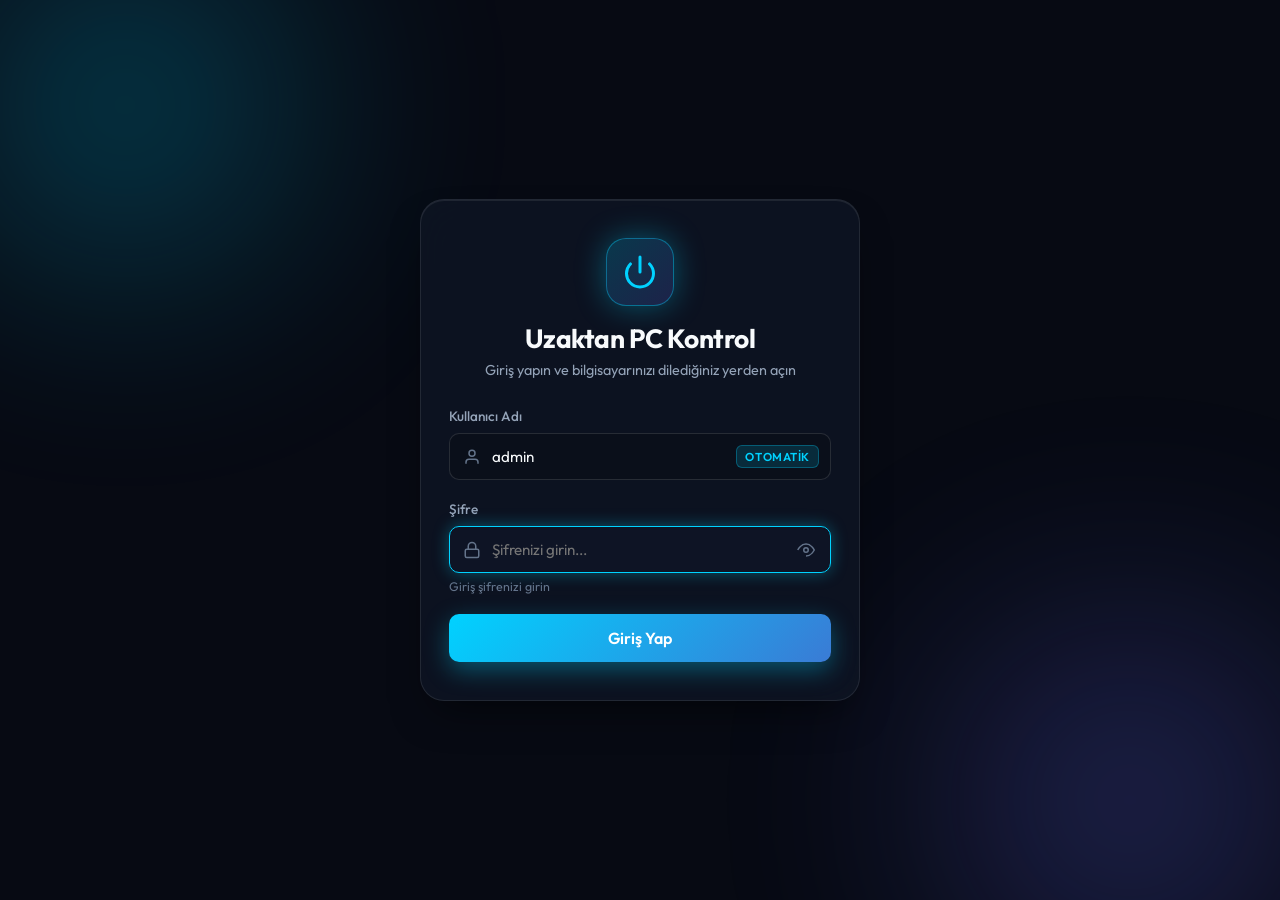
<file: index.html>
<!DOCTYPE html>
<html lang="tr">

<head>
  <meta charset="UTF-8">
  <meta name="viewport" content="width=device-width, initial-scale=1.0, maximum-scale=1.0, user-scalable=no">
  <title>Remote PC Wake-on-LAN Controller</title>
  <link rel="preconnect" href="https://fonts.googleapis.com">
  <link rel="preconnect" href="https://fonts.gstatic.com" crossorigin>
  <link
    href="https://fonts.googleapis.com/css2?family=Outfit:wght@300;400;500;600;700;800&family=JetBrains+Mono:wght@400;500;600&display=swap"
    rel="stylesheet">
  <link rel="stylesheet" href="style.css">
</head>

<body>
  <div class="ambient-glow glow-1"></div>
  <div class="ambient-glow glow-2"></div>

  <!-- ==================== GİRİŞ EKRANI ==================== -->
  <main id="login-view" class="view-section active">
    <div class="glass-card login-card">
      <div class="brand-header">
        <div class="brand-icon">
          <svg viewBox="0 0 24 24" fill="none" stroke="currentColor" stroke-width="2" stroke-linecap="round"
            stroke-linejoin="round">
            <path d="M18.36 6.64a9 9 0 1 1-12.73 0"></path>
            <line x1="12" y1="2" x2="12" y2="12"></line>
          </svg>
        </div>
        <h1>Uzaktan PC Kontrol</h1>
        <p class="subtitle">Giriş yapın ve bilgisayarınızı dilediğiniz yerden açın</p>
      </div>

      <form id="login-form" autocomplete="off">
        <div class="form-group">
          <label for="username">Kullanıcı Adı</label>
          <div class="input-wrapper">
            <span class="input-icon">
              <svg viewBox="0 0 24 24" fill="none" stroke="currentColor" stroke-width="2">
                <path d="M20 21v-2a4 4 0 0 0-4-4H8a4 4 0 0 0-4 4v2"></path>
                <circle cx="12" cy="7" r="4"></circle>
              </svg>
            </span>
            <!-- KULLANICI ADI OTOMATİK OLARAK admin YAZILIR -->
            <input type="text" id="username" value="admin" required placeholder="Kullanıcı Adı">
            <span class="badge-auto">Otomatik</span>
          </div>
        </div>

        <div class="form-group">
          <label for="password">Şifre</label>
          <div class="input-wrapper">
            <span class="input-icon">
              <svg viewBox="0 0 24 24" fill="none" stroke="currentColor" stroke-width="2">
                <rect x="3" y="11" width="18" height="11" rx="2" ry="2"></rect>
                <path d="M7 11V7a5 5 0 0 1 10 0v4"></path>
              </svg>
            </span>
            <input type="password" id="password" placeholder="Şifrenizi girin..." required autofocus>
            <button type="button" id="toggle-password" class="icon-btn" title="Şifreyi Göster/Gizle">
              <svg id="eye-icon" viewBox="0 0 24 24" fill="none" stroke="currentColor" stroke-width="2">
                <path d="M1 12s4-8 11-8 11 8 11 8-4 8-11 8-11-8z"></path>
                <circle cx="12" cy="12" r="3"></circle>
              </svg>
            </button>
          </div>
          <span class="hint-text">Giriş şifrenizi girin</span>
        </div>

        <div id="login-error" class="error-banner hidden">
          <svg viewBox="0 0 24 24" fill="none" stroke="currentColor" stroke-width="2">
            <circle cx="12" cy="12" r="10"></circle>
            <line x1="12" y1="8" x2="12" y2="12"></line>
            <line x1="12" y1="16" x2="12.01" y2="16"></line>
          </svg>
          <span id="login-error-text">Hatalı şifre!</span>
        </div>

        <button type="submit" id="btn-login" class="btn-primary">
          <span class="btn-text">Giriş Yap</span>
          <div class="spinner hidden"></div>
        </button>
      </form>
    </div>
  </main>

  <!-- ==================== KONTROL PANELİ ==================== -->
  <main id="dashboard-view" class="view-section">
    <div class="dashboard-container">
      <!-- Üst Bar -->
      <header class="dashboard-header">
        <div class="user-info">
          <div class="avatar">AD</div>
          <div>
            <h2 id="display-pc-name">Eren PC</h2>
            <div class="status-pill" id="pc-status-pill">
              <span class="status-dot"></span>
              <span id="pc-status-label">Kontrol Ediliyor...</span>
            </div>
          </div>
        </div>

        <div class="header-actions">
          <button id="btn-guide" class="btn-secondary-icon" title="Kurulum Rehberi">
            <svg viewBox="0 0 24 24" fill="none" stroke="currentColor" stroke-width="2">
              <circle cx="12" cy="12" r="10"></circle>
              <path d="M9.09 9a3 3 0 0 1 5.83 1c0 2-3 3-3 3"></path>
              <line x1="12" y1="17" x2="12.01" y2="17"></line>
            </svg>
          </button>
          <button id="btn-settings" class="btn-secondary-icon" title="Ayarlar">
            <svg viewBox="0 0 24 24" fill="none" stroke="currentColor" stroke-width="2">
              <circle cx="12" cy="12" r="3"></circle>
              <path
                d="M19.4 15a1.65 1.65 0 0 0 .33 1.82l.06.06a2 2 0 0 1 0 2.83 2 2 0 0 1-2.83 0l-.06-.06a1.65 1.65 0 0 0-1.82-.33 1.65 1.65 0 0 0-1 1.51V21a2 2 0 0 1-2 2 2 2 0 0 1-2-2v-.09A1.65 1.65 0 0 0 9 19.4a1.65 1.65 0 0 0-1.82.33l-.06.06a2 2 0 0 1-2.83 0 2 2 0 0 1 0-2.83l.06-.06a1.65 1.65 0 0 0 .33-1.82 1.65 1.65 0 0 0-1.51-1H3a2 2 0 0 1-2-2 2 2 0 0 1 2-2h.09A1.65 1.65 0 0 0 4.6 9a1.65 1.65 0 0 0-.33-1.82l-.06-.06a2 2 0 0 1 0-2.83 2 2 0 0 1 2.83 0l.06.06a1.65 1.65 0 0 0 1.82.33H9a1.65 1.65 0 0 0 1-1.51V3a2 2 0 0 1 2-2 2 2 0 0 1 2 2v.09a1.65 1.65 0 0 0 1 1.51 1.65 1.65 0 0 0 1.82-.33l.06-.06a2 2 0 0 1 2.83 0 2 2 0 0 1 0 2.83l-.06.06a1.65 1.65 0 0 0-.33 1.82V9a1.65 1.65 0 0 0 1.51 1H21a2 2 0 0 1 2 2 2 2 0 0 1-2 2h-.09a1.65 1.65 0 0 0-1.51 1z">
              </path>
            </svg>
          </button>
          <button id="btn-logout" class="btn-secondary-icon" title="Çıkış Yap">
            <svg viewBox="0 0 24 24" fill="none" stroke="currentColor" stroke-width="2">
              <path d="M9 21H5a2 2 0 0 1-2-2V5a2 2 0 0 1 2-2h4"></path>
              <polyline points="16 17 21 12 16 7"></polyline>
              <line x1="21" y1="12" x2="9" y2="12"></line>
            </svg>
          </button>
        </div>
      </header>

      <!-- Ana Güç / Uyan Butonu Kartı -->
      <div class="glass-card main-power-card">
        <div class="power-glow-ring" id="power-ring"></div>

        <button id="btn-wake" class="power-btn" title="Bilgisayarı Aç">
          <div class="power-btn-inner">
            <svg viewBox="0 0 24 24" fill="none" stroke="currentColor" stroke-width="2.5" stroke-linecap="round"
              stroke-linejoin="round">
              <path d="M18.36 6.64a9 9 0 1 1-12.73 0"></path>
              <line x1="12" y1="2" x2="12" y2="12"></line>
            </svg>
          </div>
          <span class="power-btn-label">BİLGİSAYARI AÇ</span>
          <span class="power-btn-sub">Wake-on-LAN Sinyali Gönder</span>
        </button>

        <div id="wake-feedback" class="wake-feedback hidden">
          <div class="pulse-loader"></div>
          <span id="wake-feedback-msg">Sinyal gönderildi! Bilgisayarın açılması bekleniyor...</span>
        </div>
      </div>

      <!-- Bilgisayar Bilgi Özeti -->
      <div class="grid-2">
        <div class="glass-card stat-card">
          <span class="stat-label">Hedef MAC Adresi</span>
          <span class="stat-value mono" id="display-mac">2C:F0:5D:A7:F0:EC</span>
        </div>
        <div class="glass-card stat-card">
          <span class="stat-label">Hedef IP & Port</span>
          <span class="stat-value mono" id="display-ip">192.168.1.114 : 9</span>
        </div>
      </div>

      <!-- Ek Güç Kontrolleri (PC Açıkken) -->
      <div class="glass-card extra-controls-card">
        <h3>Ek Güç Yönetimi</h3>
        <p class="section-desc">Bilgisayar açıkken uzaktan yönetin:</p>
        <div class="control-buttons">
          <button id="btn-sleep" class="btn-action btn-sleep">
            <svg viewBox="0 0 24 24" fill="none" stroke="currentColor" stroke-width="2">
              <path d="M21 12.79A9 9 0 1 1 11.21 3 7 7 0 0 0 21 12.79z"></path>
            </svg>
            <span>Uyku Modu</span>
          </button>
          <button id="btn-restart" class="btn-action btn-restart">
            <svg viewBox="0 0 24 24" fill="none" stroke="currentColor" stroke-width="2">
              <polyline points="23 4 23 10 17 10"></polyline>
              <polyline points="1 20 1 14 7 14"></polyline>
              <path d="M3.51 9a9 9 0 0 1 14.85-3.36L23 10M1 14l4.64 4.36A9 9 0 0 0 20.49 15"></path>
            </svg>
            <span>Yeniden Başlat</span>
          </button>
          <button id="btn-shutdown" class="btn-action btn-shutdown">
            <svg viewBox="0 0 24 24" fill="none" stroke="currentColor" stroke-width="2">
              <circle cx="12" cy="12" r="10"></circle>
              <line x1="12" y1="8" x2="12" y2="12"></line>
            </svg>
            <span>Kapat</span>
          </button>
        </div>
      </div>

      <!-- Canlı Olay / Konsol Günlüğü -->
      <div class="glass-card terminal-card">
        <div class="terminal-header">
          <div class="terminal-dots">
            <span></span><span></span><span></span>
          </div>
          <span class="terminal-title">Sistem & Ağ Günlüğü</span>
          <button id="btn-clear-log" class="text-btn">Temizle</button>
        </div>
        <div id="terminal-body" class="terminal-body">
          <div class="log-line info">[SİSTEM] Web paneli hazır. Oturum açıldı.</div>
        </div>
      </div>
    </div>
  </main>

  <!-- ==================== AYARLAR MODALI ==================== -->
  <div id="modal-settings" class="modal-backdrop hidden">
    <div class="glass-card modal-card">
      <div class="modal-header">
        <h3>Ağ ve Cihaz Ayarları</h3>
        <button id="btn-close-settings" class="icon-btn-close">&times;</button>
      </div>
      <form id="settings-form">
        <div class="form-group">
          <label for="cfg-mac">Hedef Bilgisayar MAC Adresi</label>
          <input type="text" id="cfg-mac" class="mono" value="2C:F0:5D:A7:F0:EC" required>
          <span class="hint-text">Ethernet kartınızın fiziksel adresi</span>
        </div>
        <div class="form-group">
          <label for="cfg-ip">Hedef Bilgisayar IP Adresi</label>
          <input type="text" id="cfg-ip" class="mono" value="192.168.1.114" required>
        </div>
        <div class="form-group">
          <label for="cfg-broadcast">Ağ Yayın (Broadcast) IP</label>
          <input type="text" id="cfg-broadcast" class="mono" value="192.168.1.255" required>
        </div>
        <div class="form-group">
          <label for="cfg-port">WoL Portu</label>
          <input type="number" id="cfg-port" class="mono" value="9" required>
        </div>
        <div class="form-group">
          <label for="cfg-server-url">Sunucu / Tünel URL (GitHub Pages İçin)</label>
          <input type="text" id="cfg-server-url" class="mono" placeholder="Örn: https://xxx.trycloudflare.com (Yerel ise boş bırakın)">
          <span class="hint-text">GitHub'dan açtığınızda evinizdeki sunucuya bağlanmak için tünel adresi</span>
        </div>
        <div class="modal-actions">
          <button type="button" id="btn-cancel-settings" class="btn-cancel">İptal</button>
          <button type="submit" class="btn-primary">Kaydet</button>
        </div>
      </form>
    </div>
  </div>

  <!-- ==================== REHBER MODALI ==================== -->
  <div id="modal-guide" class="modal-backdrop hidden">
    <div class="glass-card modal-card guide-modal">
      <div class="modal-header">
        <h3>Telefondan Açma & WoL Rehberi</h3>
        <button id="btn-close-guide" class="icon-btn-close">&times;</button>
      </div>
      <div class="guide-content">
        <div class="guide-step">
          <div class="step-badge">1</div>
          <div class="step-text">
            <strong>GitHub Pages ile Telefondan Nasıl Açılır?</strong>
            <p>Bu projeyi GitHub'a yükleyip Settings > Pages kısmından aktifleştirdiğinizde size özel bir link oluşur: <code>https://kullanici.github.io/proje-adi/</code>. Bu linki telefonunuzda favorilere ekleyerek her an açabilirsiniz!</p>
          </div>
        </div>

        <div class="guide-step">
          <div class="step-badge">2</div>
          <div class="step-text">
            <strong>Telefondan Evdeki Bilgisayarı Tetikleme:</strong>
            <p>GitHub Pages statik bir sitedir. Evdeki kapalı bilgisayarınıza internetten sihirli paket gönderebilmek için bilgisayarınızda veya evdeki bir cihazda ücretsiz Cloudflare Tunnel (<code>cloudflared</code>) açıp gelen https adresini Ayarlar > Sunucu URL kısmına yapıştırmanız yeterlidir.</p>
          </div>
        </div>

        <div class="guide-step">
          <div class="step-badge">3</div>
          <div class="step-text">
            <strong>Yerel Ağda Kullanım:</strong>
            <p>Evde Wi-Fi'ye bağlıyken bilgisayarda <code>baslat.bat</code> dosyasını çalıştırıp telefonunuzdan doğrudan <code class="code-box" id="guide-phone-url">http://192.168.1.114:5000</code> adresine girebilirsiniz.</p>
          </div>
        </div>
      </div>
      <div class="modal-actions">
        <button id="btn-understood-guide" class="btn-primary">Anladım</button>
      </div>
    </div>
  </div>

  <script src="app.js"></script>
</body>

</html>
</file>
<file: style.css>
:root {
  --bg-primary: #070a13;
  --bg-card: rgba(16, 23, 38, 0.72);
  --bg-card-hover: rgba(22, 33, 56, 0.85);
  --border-glass: rgba(255, 255, 255, 0.09);
  --border-focus: rgba(0, 210, 255, 0.5);

  --accent-cyan: #00d2ff;
  --accent-cyan-glow: rgba(0, 210, 255, 0.35);
  --accent-indigo: #6366f1;
  --accent-emerald: #10b981;
  --accent-emerald-glow: rgba(16, 185, 129, 0.4);
  --accent-crimson: #f43f5e;
  --accent-crimson-glow: rgba(244, 63, 94, 0.4);
  --accent-amber: #f59e0b;

  --text-main: #f8fafc;
  --text-muted: #94a3b8;
  --text-dim: #64748b;

  --font-family: 'Outfit', -apple-system, BlinkMacSystemFont, sans-serif;
  --font-mono: 'JetBrains Mono', monospace;

  --radius-lg: 24px;
  --radius-md: 16px;
  --radius-sm: 10px;
}

* {
  box-sizing: border-box;
  margin: 0;
  padding: 0;
  -webkit-tap-highlight-color: transparent;
}

body {
  font-family: var(--font-family);
  background-color: var(--bg-primary);
  color: var(--text-main);
  min-height: 100vh;
  display: flex;
  justify-content: center;
  align-items: center;
  overflow-x: hidden;
  position: relative;
  padding: 16px;
}

/* Arka Plan Ortam Işıkları */
.ambient-glow {
  position: fixed;
  border-radius: 50%;
  filter: blur(120px);
  pointer-events: none;
  z-index: 0;
  opacity: 0.45;
  transition: all 1s ease;
}

.glow-1 {
  width: 450px;
  height: 450px;
  background: radial-gradient(circle, var(--accent-cyan) 0%, transparent 70%);
  top: -120px;
  left: -100px;
}

.glow-2 {
  width: 500px;
  height: 500px;
  background: radial-gradient(circle, var(--accent-indigo) 0%, transparent 70%);
  bottom: -150px;
  right: -100px;
}

/* Glassmorphism Genel Kart Yapısı */
.glass-card {
  background: var(--bg-card);
  backdrop-filter: blur(24px);
  -webkit-backdrop-filter: blur(24px);
  border: 1px solid var(--border-glass);
  border-radius: var(--radius-lg);
  box-shadow: 0 20px 40px -15px rgba(0, 0, 0, 0.6), inset 0 1px 0 rgba(255, 255, 255, 0.08);
  position: relative;
  z-index: 1;
}

.mono {
  font-family: var(--font-mono);
}

/* ================= GÖRÜNÜM GEÇİŞLERİ ================= */
.view-section {
  display: none;
  width: 100%;
  max-width: 440px;
  opacity: 0;
  transform: translateY(12px) scale(0.98);
  transition: opacity 0.35s cubic-bezier(0.16, 1, 0.3, 1), transform 0.35s cubic-bezier(0.16, 1, 0.3, 1);
}

.view-section.active {
  display: block;
  opacity: 1;
  transform: translateY(0) scale(1);
}

/* ================= GİRİŞ KARTI ================= */
.login-card {
  padding: 38px 28px;
  text-align: center;
}

.brand-header {
  margin-bottom: 28px;
}

.brand-icon {
  width: 68px;
  height: 68px;
  margin: 0 auto 16px;
  background: linear-gradient(135deg, rgba(0, 210, 255, 0.2), rgba(99, 102, 241, 0.2));
  border: 1px solid rgba(0, 210, 255, 0.4);
  border-radius: 20px;
  display: flex;
  align-items: center;
  justify-content: center;
  box-shadow: 0 0 30px var(--accent-cyan-glow);
  color: var(--accent-cyan);
}

.brand-icon svg {
  width: 36px;
  height: 36px;
}

.brand-header h1 {
  font-size: 1.65rem;
  font-weight: 700;
  letter-spacing: -0.02em;
  margin-bottom: 6px;
}

.brand-header .subtitle {
  font-size: 0.9rem;
  color: var(--text-muted);
}

/* Form Elemanları */
.form-group {
  text-align: left;
  margin-bottom: 20px;
}

.form-group label {
  display: block;
  font-size: 0.85rem;
  font-weight: 500;
  color: var(--text-muted);
  margin-bottom: 8px;
}

.input-wrapper {
  position: relative;
  display: flex;
  align-items: center;
}

.input-icon {
  position: absolute;
  left: 14px;
  color: var(--text-dim);
  display: flex;
  align-items: center;
  pointer-events: none;
}

.input-icon svg {
  width: 18px;
  height: 18px;
}

.badge-auto {
  position: absolute;
  right: 12px;
  background: rgba(0, 210, 255, 0.15);
  border: 1px solid rgba(0, 210, 255, 0.3);
  color: var(--accent-cyan);
  font-size: 0.72rem;
  font-weight: 600;
  padding: 3px 8px;
  border-radius: 6px;
  text-transform: uppercase;
  letter-spacing: 0.05em;
  pointer-events: none;
}

input[type="text"],
input[type="password"],
input[type="number"] {
  width: 100%;
  background: rgba(10, 15, 26, 0.8);
  border: 1px solid rgba(255, 255, 255, 0.12);
  border-radius: var(--radius-sm);
  padding: 13px 44px 13px 42px;
  color: var(--text-main);
  font-family: inherit;
  font-size: 0.95rem;
  transition: all 0.25s ease;
  outline: none;
}

input[type="text"]:focus,
input[type="password"]:focus,
input[type="number"]:focus {
  border-color: var(--accent-cyan);
  box-shadow: 0 0 16px var(--accent-cyan-glow);
  background: rgba(14, 21, 38, 0.95);
}

.icon-btn {
  position: absolute;
  right: 12px;
  background: none;
  border: none;
  color: var(--text-dim);
  cursor: pointer;
  padding: 4px;
  display: flex;
  align-items: center;
  transition: color 0.2s ease;
}

.icon-btn:hover {
  color: var(--text-main);
}

.icon-btn svg {
  width: 18px;
  height: 18px;
}

.hint-text {
  display: block;
  font-size: 0.78rem;
  color: var(--text-dim);
  margin-top: 6px;
}

.hint-text strong {
  color: var(--accent-cyan);
}

.error-banner {
  background: rgba(244, 63, 94, 0.15);
  border: 1px solid var(--accent-crimson);
  color: #ff94a8;
  padding: 10px 14px;
  border-radius: var(--radius-sm);
  font-size: 0.85rem;
  display: flex;
  align-items: center;
  gap: 10px;
  margin-bottom: 20px;
  text-align: left;
}

.error-banner svg {
  width: 18px;
  height: 18px;
  flex-shrink: 0;
  stroke: var(--accent-crimson);
}

/* Butonlar */
.btn-primary {
  width: 100%;
  background: linear-gradient(135deg, #00d2ff 0%, #3a7bd5 100%);
  color: #fff;
  border: none;
  border-radius: var(--radius-sm);
  padding: 14px 20px;
  font-family: inherit;
  font-size: 1rem;
  font-weight: 600;
  cursor: pointer;
  box-shadow: 0 8px 24px var(--accent-cyan-glow);
  transition: all 0.25s ease;
  display: flex;
  justify-content: center;
  align-items: center;
  position: relative;
}

.btn-primary:hover {
  transform: translateY(-2px);
  box-shadow: 0 12px 28px rgba(0, 210, 255, 0.5);
}

.btn-primary:active {
  transform: translateY(0);
}

.spinner {
  width: 20px;
  height: 20px;
  border: 2px solid rgba(255, 255, 255, 0.3);
  border-top-color: #fff;
  border-radius: 50%;
  animation: spin 0.8s linear infinite;
}

.shake {
  animation: shake 0.4s ease-in-out;
}

@keyframes shake {
  0%, 100% { transform: translateX(0); }
  20%, 60% { transform: translateX(-6px); }
  40%, 80% { transform: translateX(6px); }
}

@keyframes spin {
  to { transform: rotate(360deg); }
}

/* ================= KONTROL PANELİ ================= */
.dashboard-container {
  display: flex;
  flex-direction: column;
  gap: 16px;
}

.dashboard-header {
  display: flex;
  justify-content: space-between;
  align-items: center;
  padding: 12px 18px;
  background: var(--bg-card);
  border-radius: var(--radius-md);
  border: 1px solid var(--border-glass);
}

.user-info {
  display: flex;
  align-items: center;
  gap: 12px;
}

.avatar {
  width: 42px;
  height: 42px;
  background: linear-gradient(135deg, var(--accent-cyan), var(--accent-indigo));
  color: #fff;
  border-radius: 12px;
  display: flex;
  align-items: center;
  justify-content: center;
  font-weight: 700;
  font-size: 0.9rem;
}

.user-info h2 {
  font-size: 1.05rem;
  font-weight: 600;
  margin-bottom: 2px;
}

.status-pill {
  display: inline-flex;
  align-items: center;
  gap: 6px;
  font-size: 0.76rem;
  color: var(--text-muted);
}

.status-dot {
  width: 8px;
  height: 8px;
  border-radius: 50%;
  background-color: var(--accent-amber);
  box-shadow: 0 0 10px var(--accent-amber);
  transition: all 0.3s ease;
}

.status-pill.online .status-dot {
  background-color: var(--accent-emerald);
  box-shadow: 0 0 12px var(--accent-emerald-glow);
}

.status-pill.offline .status-dot {
  background-color: var(--accent-crimson);
  box-shadow: 0 0 12px var(--accent-crimson-glow);
}

.header-actions {
  display: flex;
  gap: 8px;
}

.btn-secondary-icon {
  background: rgba(255, 255, 255, 0.06);
  border: 1px solid var(--border-glass);
  color: var(--text-muted);
  width: 38px;
  height: 38px;
  border-radius: 10px;
  display: flex;
  align-items: center;
  justify-content: center;
  cursor: pointer;
  transition: all 0.2s ease;
}

.btn-secondary-icon:hover {
  background: rgba(255, 255, 255, 0.12);
  color: var(--text-main);
  transform: translateY(-1px);
}

.btn-secondary-icon svg {
  width: 18px;
  height: 18px;
}

/* ================= BÜYÜK GÜÇ BUTONU KARTI ================= */
.main-power-card {
  padding: 38px 20px;
  text-align: center;
  display: flex;
  flex-direction: column;
  align-items: center;
  justify-content: center;
  position: relative;
  overflow: hidden;
}

.power-glow-ring {
  position: absolute;
  width: 220px;
  height: 220px;
  border-radius: 50%;
  background: radial-gradient(circle, var(--accent-cyan-glow) 0%, transparent 70%);
  filter: blur(25px);
  pointer-events: none;
  opacity: 0.5;
  transition: all 0.4s ease;
}

.power-btn {
  background: none;
  border: none;
  cursor: pointer;
  display: flex;
  flex-direction: column;
  align-items: center;
  position: relative;
  z-index: 2;
  transition: transform 0.2s ease;
}

.power-btn:hover {
  transform: scale(1.03);
}

.power-btn:active {
  transform: scale(0.97);
}

.power-btn-inner {
  width: 120px;
  height: 120px;
  border-radius: 50%;
  background: linear-gradient(145deg, #12192a, #0b101c);
  border: 2px solid rgba(0, 210, 255, 0.35);
  box-shadow: 0 10px 30px rgba(0, 0, 0, 0.7), 0 0 25px var(--accent-cyan-glow), inset 0 2px 4px rgba(255, 255, 255, 0.15);
  display: flex;
  align-items: center;
  justify-content: center;
  color: var(--accent-cyan);
  margin-bottom: 16px;
  transition: all 0.3s ease;
}

.power-btn-inner svg {
  width: 54px;
  height: 54px;
  filter: drop-shadow(0 0 12px var(--accent-cyan));
  transition: all 0.3s ease;
}

.power-btn:hover .power-btn-inner {
  border-color: var(--accent-cyan);
  box-shadow: 0 12px 38px rgba(0, 0, 0, 0.8), 0 0 40px rgba(0, 210, 255, 0.6), inset 0 2px 8px rgba(255, 255, 255, 0.3);
}

.power-btn.waking .power-btn-inner {
  animation: pulse-ring 1.2s infinite;
  border-color: var(--accent-emerald);
  color: var(--accent-emerald);
}

@keyframes pulse-ring {
  0% { box-shadow: 0 0 0 0 rgba(0, 210, 255, 0.7); }
  70% { box-shadow: 0 0 0 26px rgba(0, 210, 255, 0); }
  100% { box-shadow: 0 0 0 0 rgba(0, 210, 255, 0); }
}

.power-btn-label {
  font-size: 1.15rem;
  font-weight: 700;
  letter-spacing: 0.06em;
  color: var(--text-main);
  text-shadow: 0 2px 8px rgba(0, 0, 0, 0.5);
  margin-bottom: 4px;
}

.power-btn-sub {
  font-size: 0.82rem;
  color: var(--text-muted);
}

.wake-feedback {
  margin-top: 20px;
  padding: 10px 18px;
  background: rgba(0, 210, 255, 0.1);
  border: 1px solid rgba(0, 210, 255, 0.3);
  border-radius: var(--radius-sm);
  display: flex;
  align-items: center;
  gap: 10px;
  font-size: 0.82rem;
  color: var(--accent-cyan);
}

.pulse-loader {
  width: 10px;
  height: 10px;
  border-radius: 50%;
  background-color: var(--accent-cyan);
  box-shadow: 0 0 10px var(--accent-cyan);
  animation: pulse 1s infinite alternate;
}

@keyframes pulse {
  from { opacity: 0.3; transform: scale(0.8); }
  to { opacity: 1; transform: scale(1.2); }
}

/* ================= İKİLİ ÖZET KARTLAR ================= */
.grid-2 {
  display: grid;
  grid-template-columns: 1fr 1fr;
  gap: 12px;
}

.stat-card {
  padding: 14px 16px;
  display: flex;
  flex-direction: column;
  gap: 4px;
}

.stat-label {
  font-size: 0.74rem;
  color: var(--text-dim);
  text-transform: uppercase;
  letter-spacing: 0.05em;
  font-weight: 600;
}

.stat-value {
  font-size: 0.85rem;
  font-weight: 600;
  color: var(--text-main);
  white-space: nowrap;
  overflow: hidden;
  text-overflow: ellipsis;
}

/* ================= EK GÜÇ YÖNETİMİ ================= */
.extra-controls-card {
  padding: 18px;
}

.extra-controls-card h3 {
  font-size: 0.95rem;
  font-weight: 600;
  margin-bottom: 2px;
}

.section-desc {
  font-size: 0.78rem;
  color: var(--text-dim);
  margin-bottom: 14px;
}

.control-buttons {
  display: grid;
  grid-template-columns: 1fr 1fr 1fr;
  gap: 10px;
}

.btn-action {
  background: rgba(255, 255, 255, 0.04);
  border: 1px solid var(--border-glass);
  border-radius: var(--radius-sm);
  padding: 12px 8px;
  color: var(--text-muted);
  cursor: pointer;
  display: flex;
  flex-direction: column;
  align-items: center;
  gap: 6px;
  font-family: inherit;
  font-size: 0.78rem;
  font-weight: 500;
  transition: all 0.2s ease;
}

.btn-action svg {
  width: 20px;
  height: 20px;
  transition: transform 0.2s ease;
}

.btn-action:hover {
  background: rgba(255, 255, 255, 0.09);
  color: var(--text-main);
  transform: translateY(-2px);
}

.btn-action:active {
  transform: translateY(0);
}

.btn-sleep:hover {
  border-color: rgba(99, 102, 241, 0.5);
  color: #a5b4fc;
}

.btn-restart:hover {
  border-color: rgba(245, 158, 11, 0.5);
  color: #fde68a;
}

.btn-shutdown:hover {
  border-color: rgba(244, 63, 94, 0.5);
  color: #fecdd3;
}

/* ================= TERMİNAL / GÜNLÜK ================= */
.terminal-card {
  padding: 14px 16px;
  background: rgba(6, 10, 18, 0.9);
}

.terminal-header {
  display: flex;
  justify-content: space-between;
  align-items: center;
  margin-bottom: 10px;
  border-bottom: 1px solid rgba(255, 255, 255, 0.05);
  padding-bottom: 8px;
}

.terminal-dots {
  display: flex;
  gap: 5px;
}

.terminal-dots span {
  width: 8px;
  height: 8px;
  border-radius: 50%;
  background: rgba(255, 255, 255, 0.15);
}

.terminal-title {
  font-size: 0.74rem;
  color: var(--text-dim);
  font-family: var(--font-mono);
  letter-spacing: 0.04em;
}

.text-btn {
  background: none;
  border: none;
  color: var(--text-dim);
  font-size: 0.74rem;
  cursor: pointer;
  padding: 2px 4px;
}

.text-btn:hover {
  color: var(--text-muted);
}

.terminal-body {
  height: 110px;
  overflow-y: auto;
  font-family: var(--font-mono);
  font-size: 0.74rem;
  display: flex;
  flex-direction: column;
  gap: 5px;
}

.terminal-body::-webkit-scrollbar {
  width: 4px;
}

.terminal-body::-webkit-scrollbar-thumb {
  background: rgba(255, 255, 255, 0.1);
  border-radius: 4px;
}

.log-line {
  line-height: 1.4;
  word-break: break-all;
}

.log-line.info { color: #38bdf8; }
.log-line.success { color: #34d399; }
.log-line.warn { color: #fbbf24; }
.log-line.error { color: #f87171; }

/* ================= MODALLAR ================= */
.modal-backdrop {
  position: fixed;
  inset: 0;
  background: rgba(0, 0, 0, 0.7);
  backdrop-filter: blur(12px);
  -webkit-backdrop-filter: blur(12px);
  display: flex;
  align-items: center;
  justify-content: center;
  z-index: 100;
  padding: 16px;
  transition: opacity 0.25s ease;
}

.modal-backdrop.hidden,
.hidden {
  display: none !important;
}

.modal-card {
  width: 100%;
  max-width: 420px;
  padding: 26px;
}

.modal-header {
  display: flex;
  justify-content: space-between;
  align-items: center;
  margin-bottom: 20px;
}

.modal-header h3 {
  font-size: 1.15rem;
  font-weight: 600;
}

.icon-btn-close {
  background: none;
  border: none;
  color: var(--text-muted);
  font-size: 1.8rem;
  line-height: 1;
  cursor: pointer;
  padding: 0 4px;
}

.icon-btn-close:hover {
  color: var(--text-main);
}

.modal-actions {
  display: flex;
  gap: 10px;
  margin-top: 24px;
}

.btn-cancel {
  flex: 1;
  background: rgba(255, 255, 255, 0.06);
  border: 1px solid var(--border-glass);
  border-radius: var(--radius-sm);
  color: var(--text-muted);
  font-family: inherit;
  font-weight: 500;
  padding: 12px;
  cursor: pointer;
}

.btn-cancel:hover {
  background: rgba(255, 255, 255, 0.1);
  color: var(--text-main);
}

/* Rehber Modal Detayları */
.guide-modal {
  max-height: 85vh;
  overflow-y: auto;
}

.guide-content {
  display: flex;
  flex-direction: column;
  gap: 16px;
  text-align: left;
}

.guide-step {
  display: flex;
  gap: 14px;
  align-items: flex-start;
}

.step-badge {
  width: 28px;
  height: 28px;
  background: var(--accent-cyan);
  color: #000;
  border-radius: 50%;
  font-weight: 700;
  font-size: 0.85rem;
  display: flex;
  align-items: center;
  justify-content: center;
  flex-shrink: 0;
  margin-top: 2px;
}

.step-text strong {
  display: block;
  font-size: 0.92rem;
  margin-bottom: 4px;
}

.step-text p {
  font-size: 0.82rem;
  color: var(--text-muted);
  line-height: 1.45;
}

.code-box {
  display: inline-block;
  background: rgba(0, 0, 0, 0.5);
  border: 1px solid rgba(0, 210, 255, 0.3);
  color: var(--accent-cyan);
  font-family: var(--font-mono);
  font-size: 0.85rem;
  padding: 6px 12px;
  border-radius: 8px;
  margin: 6px 0;
  word-break: break-all;
}

/* Mobil İyileştirmeleri */
@media (max-width: 480px) {
  body {
    padding: 12px;
  }
  
  .login-card {
    padding: 30px 20px;
  }
  
  .power-btn-inner {
    width: 105px;
    height: 105px;
  }
  
  .power-btn-inner svg {
    width: 46px;
    height: 46px;
  }
}
</file>
